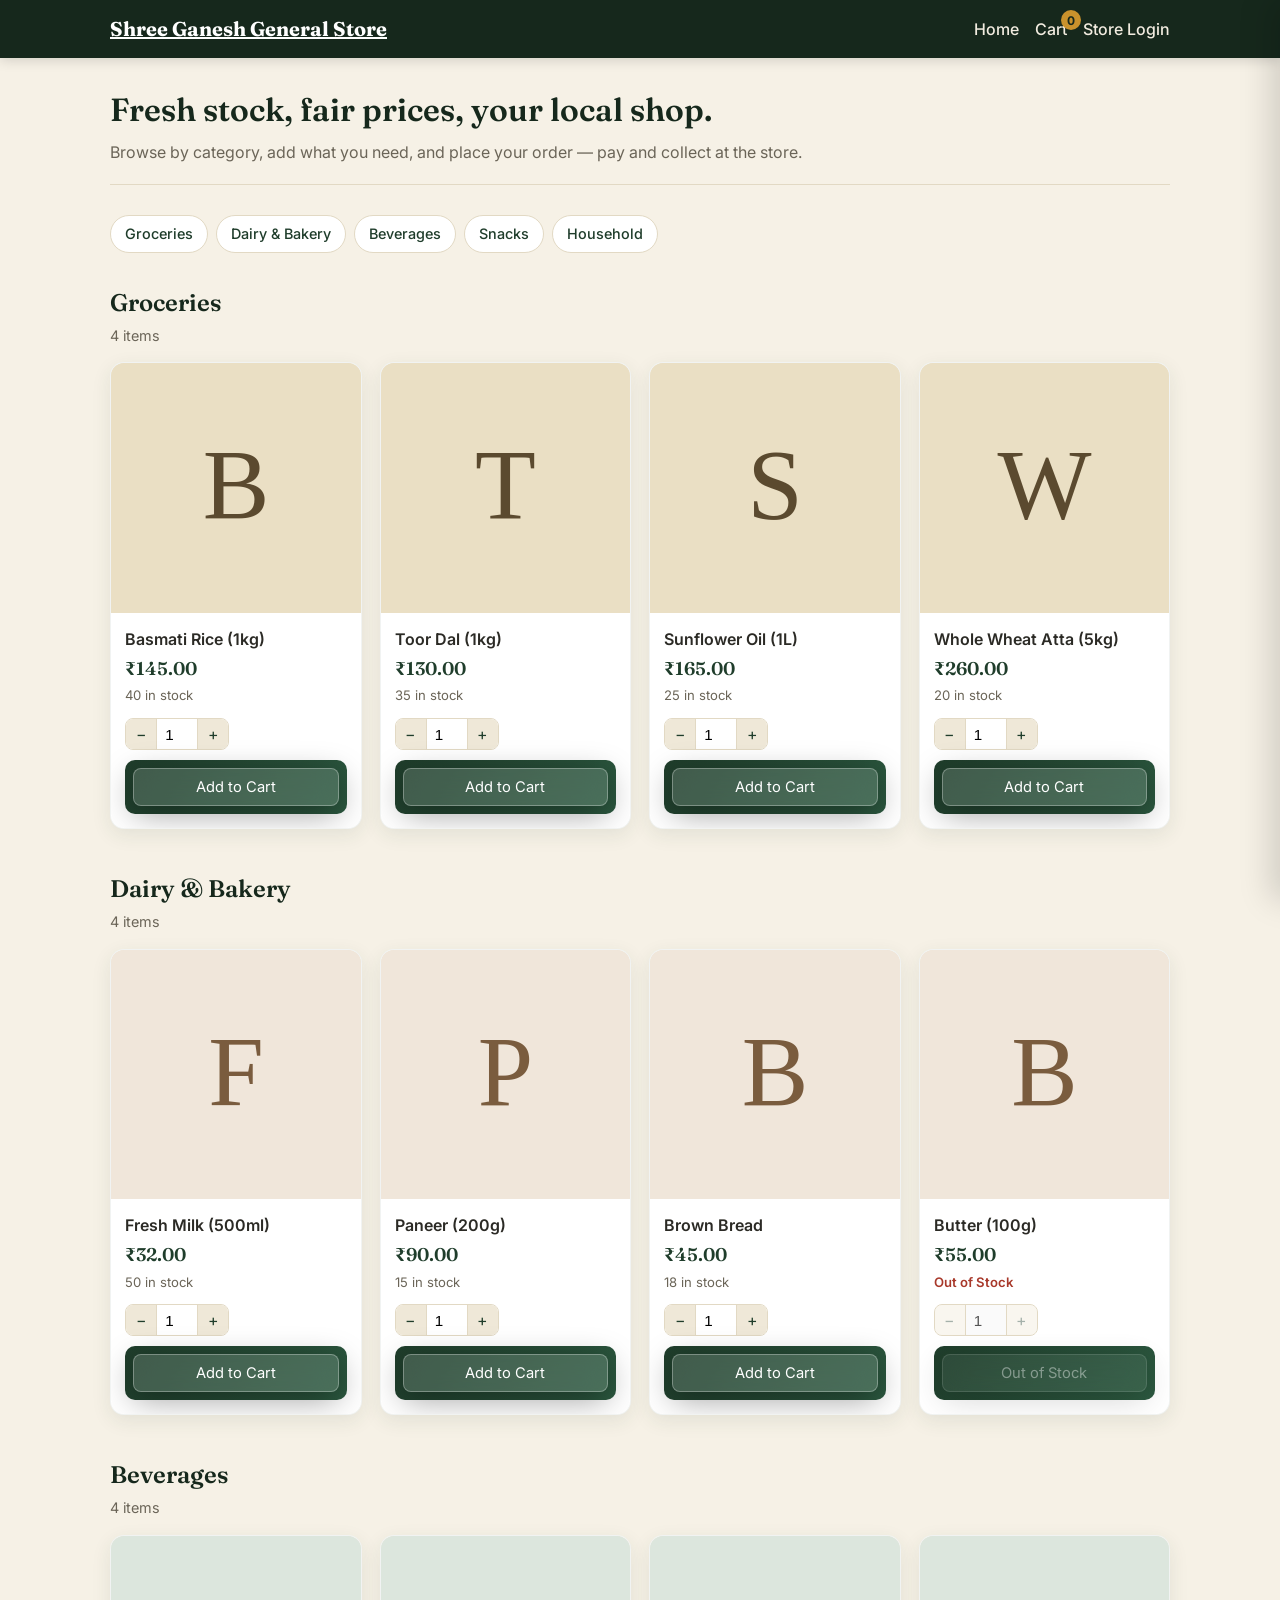
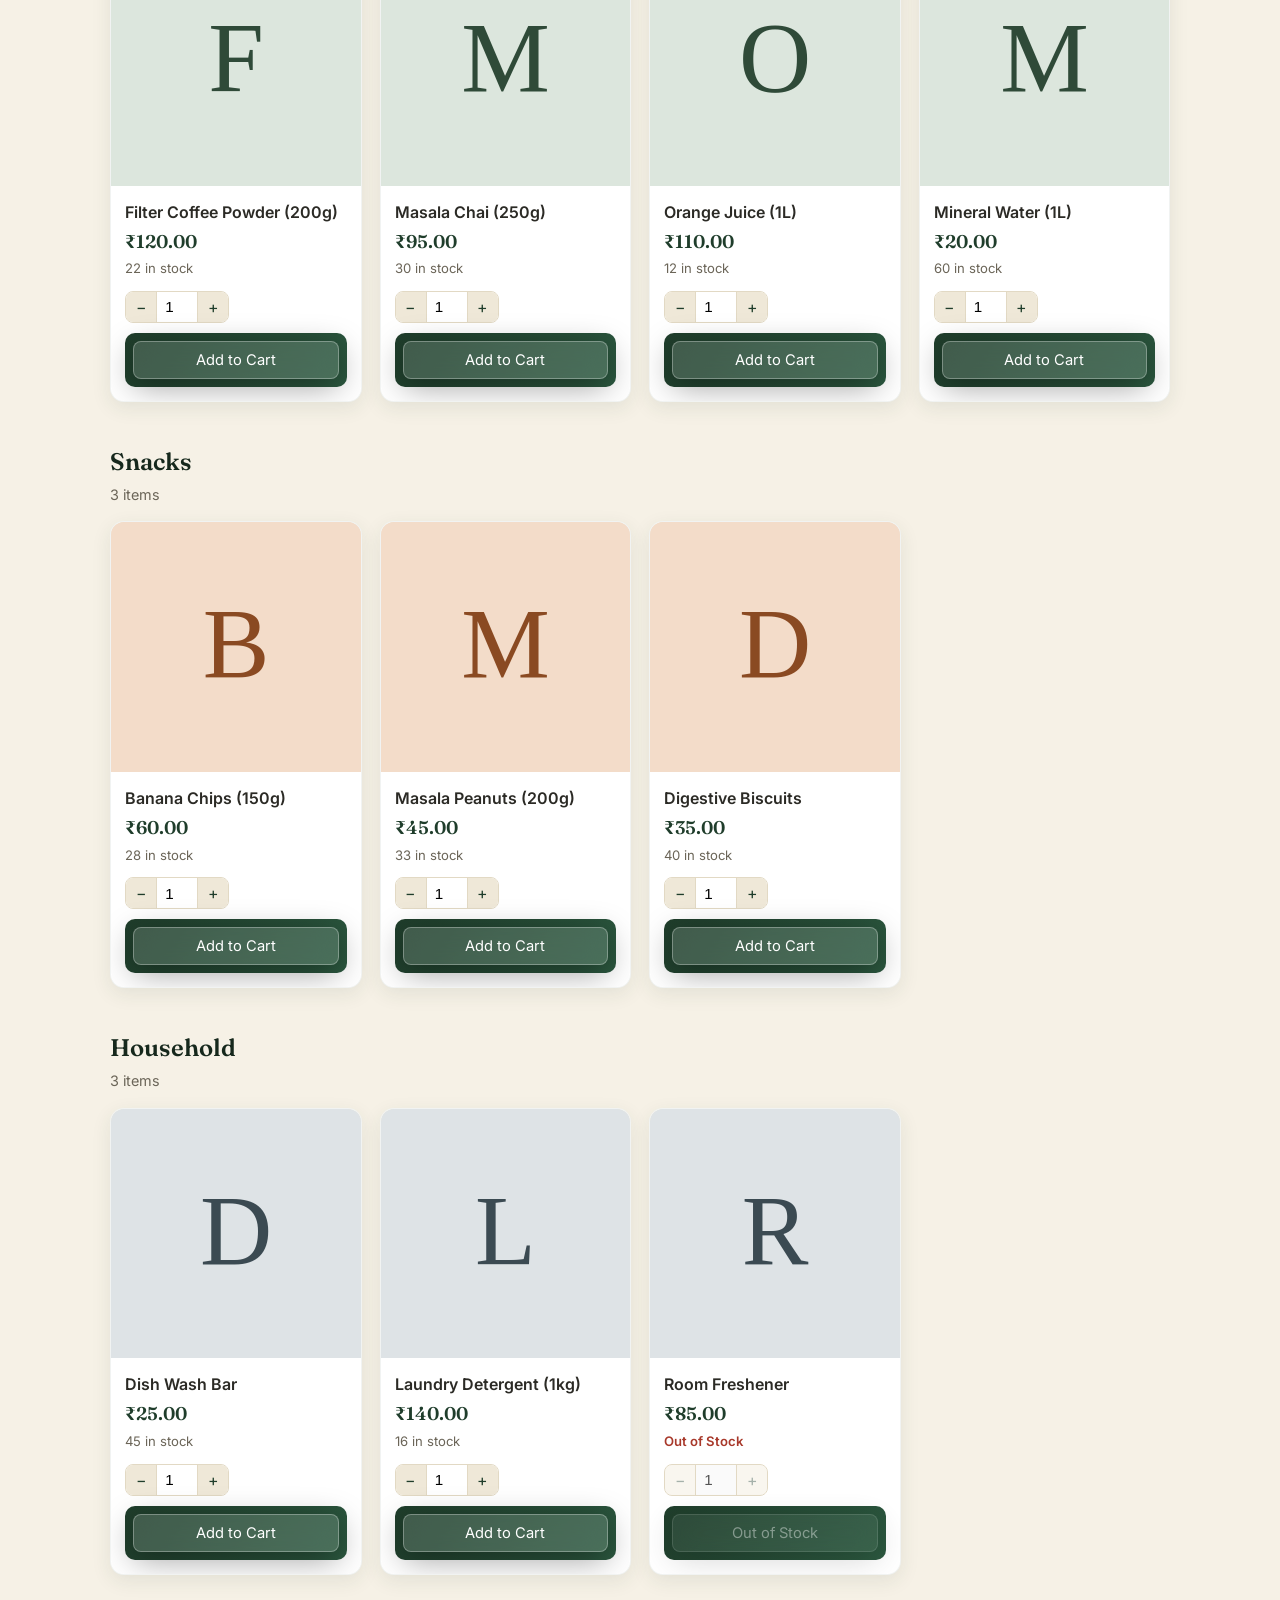
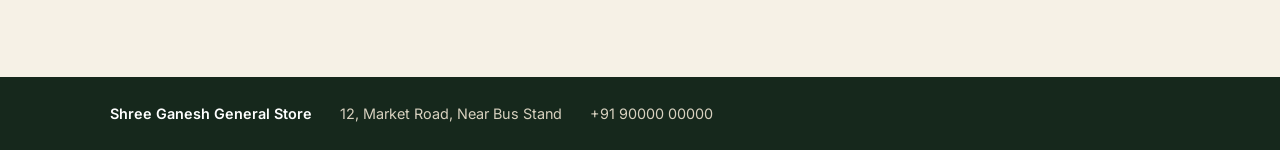
<file: index.html>
<!DOCTYPE html>
<html lang="en">
<head>
<meta charset="UTF-8" />
<meta name="viewport" content="width=device-width, initial-scale=1" />
<title>Shree Ganesh General Store</title>
<link rel="stylesheet" href="css/style.css" />
</head>
<body>

<nav class="topnav">
  <div class="topnav-inner">
    <a href="index.html" class="brand" id="brandName">Shree Ganesh General Store</a>
    <div class="nav-actions">
      <a href="index.html" class="nav-link">Home</a>
      <button class="nav-link cart-btn" id="openCartBtn" style="background:none;border:none;cursor:pointer;">
        Cart <span class="cart-count" id="cartCount">0</span>
      </button>
      <a href="admin.html" class="nav-link">Store Login</a>
    </div>
  </div>
</nav>

<main>
  <div class="page">
    <div class="hero">
      <h1>Fresh stock, fair prices, your local shop.</h1>
      <p>Browse by category, add what you need, and place your order — pay and collect at the store.</p>
    </div>

    <div class="category-jump" id="categoryJump"></div>

    <div id="catalog">
      <!-- category sections injected here -->
    </div>
  </div>
</main>

<footer>
  <div class="footer-inner">
    <div><strong id="footerStoreName">Shree Ganesh General Store</strong></div>
    <div id="footerAddress">12, Market Road, Near Bus Stand</div>
    <div id="footerContact">+91 90000 00000</div>
  </div>
</footer>

<!-- Cart drawer -->
<div class="overlay" id="overlay"></div>
<aside class="drawer" id="cartDrawer" aria-label="Shopping cart">
  <div class="drawer-header">
    <h3>Your Cart</h3>
    <button class="drawer-close" id="closeCartBtn" aria-label="Close cart">&times;</button>
  </div>
  <div class="drawer-body" id="cartBody">
    <!-- cart items injected here -->
  </div>
  <div class="drawer-footer" id="cartFooter">
    <div class="summary-row"><span>Total items</span><span id="cartItemCount">0</span></div>
    <div class="summary-row total"><span>Total cost</span><span id="cartTotal">₹0.00</span></div>
    <div class="glass-surface">
      <span style="color:#fff;font-size:0.85rem;">Ready to check out?</span>
      <button class="glass-btn" id="billBtn">Bill</button>
    </div>
  </div>
</aside>

<!-- Billing modal -->
<div class="modal" id="billModal">
  <div class="modal-backdrop" id="billBackdrop"></div>
  <div class="modal-card">
    <div class="modal-head">
      <h3>Review Your Bill</h3>
      <button class="drawer-close" id="closeBillBtn" aria-label="Close">&times;</button>
    </div>
    <div class="modal-body">
      <table class="bill-table">
        <thead>
          <tr><th>Item</th><th>Price</th><th>Qty</th><th>Total</th></tr>
        </thead>
        <tbody id="billTableBody"></tbody>
      </table>
      <div class="bill-totals">
        <div>Total items: <strong id="billItemCount">0</strong></div>
        <div class="grand">Total: <span id="billTotal">₹0.00</span></div>
      </div>
      <div class="bill-note">
        No online payment is collected here. Placing this order sends your order details to the store — please pay and collect in person.
      </div>
      <div class="glass-surface">
        <span style="color:#fff;font-size:0.85rem;">Confirm your order</span>
        <button class="glass-btn" id="orderBtn">Order</button>
      </div>
    </div>
  </div>
</div>

<!-- Order confirmation modal -->
<div class="modal" id="confirmModal">
  <div class="modal-backdrop" id="confirmBackdrop"></div>
  <div class="modal-card" style="max-width:420px;">
    <div class="modal-body" style="padding-top:28px;">
      <div class="confirm-icon">✅</div>
      <div class="confirm-text">Order <strong id="confirmOrderNumber"></strong> placed successfully.</div>
      <div class="confirm-sub">Please contact or visit the store for payment and collection.</div>
      <div class="glass-surface" style="justify-content:center;gap:14px;flex-wrap:wrap;">
        <a class="glass-btn small" id="whatsappLink" href="#" target="_blank" rel="noopener">Notify store on WhatsApp</a>
        <button class="glass-btn small" id="confirmCloseBtn">Continue shopping</button>
      </div>
    </div>
  </div>
</div>

<div class="toast" id="toast"></div>

<script src="js/data.js"></script>
<script src="js/store.js"></script>
</body>
</html>
</file>
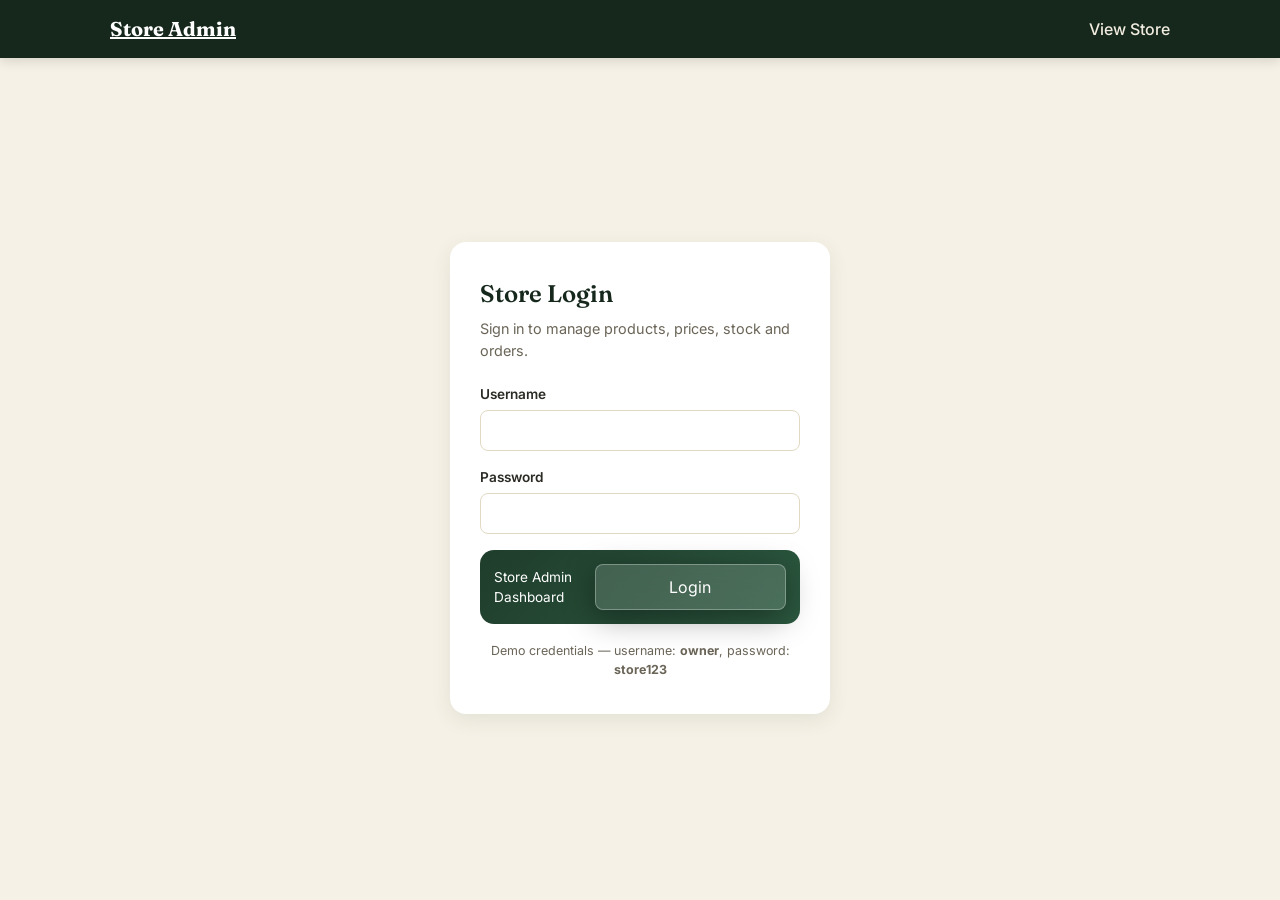
<file: admin.html>
<!DOCTYPE html>
<html lang="en">
<head>
<meta charset="UTF-8" />
<meta name="viewport" content="width=device-width, initial-scale=1" />
<title>Store Admin</title>
<link rel="stylesheet" href="css/style.css" />
</head>
<body>

<nav class="topnav">
  <div class="topnav-inner">
    <a href="index.html" class="brand">Store Admin</a>
    <div class="nav-actions">
      <a href="index.html" class="nav-link">View Store</a>
      <button class="glass-btn small" id="logoutBtn" style="display:none;">Logout</button>
    </div>
  </div>
</nav>

<main>
  <!-- Login screen -->
  <div class="login-wrap" id="loginScreen">
    <div class="login-card">
      <h2>Store Login</h2>
      <p>Sign in to manage products, prices, stock and orders.</p>
      <div class="form-error" id="loginError"></div>
      <form id="loginForm">
        <div class="field">
          <label for="loginUsername">Username</label>
          <input type="text" id="loginUsername" autocomplete="username" required />
        </div>
        <div class="field">
          <label for="loginPassword">Password</label>
          <input type="password" id="loginPassword" autocomplete="current-password" required />
        </div>
        <div class="glass-surface">
          <span style="color:#fff;font-size:0.85rem;">Store Admin Dashboard</span>
          <button class="glass-btn" type="submit">Login</button>
        </div>
      </form>
      <div class="login-hint">Demo credentials — username: <strong>owner</strong>, password: <strong>store123</strong></div>
    </div>
  </div>

  <!-- Dashboard -->
  <div class="dash-shell" id="dashScreen" style="display:none;">
    <nav class="dash-tabs">
      <button class="dash-tab active" data-tab="products">Products</button>
      <button class="dash-tab" data-tab="categories">Categories</button>
      <button class="dash-tab" data-tab="stock">Stock</button>
      <button class="dash-tab" data-tab="orders">Orders</button>
      <button class="dash-tab" data-tab="settings">Settings</button>
    </nav>

    <div class="dash-content">

      <!-- Products panel -->
      <section class="dash-panel active" id="panel-products">
        <div class="dash-topbar">
          <div>
            <h2>Products</h2>
            <p class="hint">Add new items, edit prices, or remove products from the store.</p>
          </div>
        </div>

        <div class="card-block">
          <h3>Add New Item</h3>
          <div class="form-error" id="addProductError"></div>
          <form id="addProductForm">
            <div class="field">
              <label for="newProdName">Item name</label>
              <input type="text" id="newProdName" required />
            </div>
            <div class="field">
              <label for="newProdCategory">Category</label>
              <select id="newProdCategory" required></select>
            </div>
            <div class="field">
              <label for="newProdPrice">Price (₹)</label>
              <input type="number" id="newProdPrice" min="0" step="0.01" required />
            </div>
            <div class="field">
              <label for="newProdStock">Stock quantity</label>
              <input type="number" id="newProdStock" min="0" step="1" required />
            </div>
            <div class="field">
              <label for="newProdImage">Product image (optional)</label>
              <input type="file" id="newProdImage" accept="image/*" />
            </div>
            <div class="field">
              <label for="newProdDesc">Description (optional)</label>
              <textarea id="newProdDesc"></textarea>
            </div>
            <div class="glass-surface">
              <span style="color:#fff;font-size:0.85rem;">Appears on the store once added</span>
              <button class="glass-btn" type="submit">Add Item</button>
            </div>
          </form>
        </div>

        <div class="section-title-row"><h3 style="margin:0;">All products</h3></div>
        <table class="data-table" id="productsTable">
          <thead>
            <tr>
              <th>Image</th><th>Name</th><th>Category</th><th>Price (₹)</th><th>Stock</th><th>Status</th><th>Actions</th>
            </tr>
          </thead>
          <tbody></tbody>
        </table>
      </section>

      <!-- Categories panel -->
      <section class="dash-panel" id="panel-categories">
        <h2>Categories</h2>
        <p class="hint">Organise products into categories customers can browse.</p>

        <div class="inline-form" id="addCategoryForm">
          <div class="field">
            <label for="newCatName">New category name</label>
            <input type="text" id="newCatName" />
          </div>
          <button class="glass-btn small" id="addCatBtn" type="button" style="background:rgba(31,61,43,0.85);">Add Category</button>
        </div>
        <div class="form-error" id="addCategoryError"></div>

        <table class="data-table" id="categoriesTable">
          <thead><tr><th>Category</th><th># Products</th><th>Actions</th></tr></thead>
          <tbody></tbody>
        </table>
      </section>

      <!-- Stock panel -->
      <section class="dash-panel" id="panel-stock">
        <h2>Stock Management</h2>
        <p class="hint">Add or remove stock, or set an exact quantity for any item.</p>
        <table class="data-table" id="stockTable">
          <thead><tr><th>Name</th><th>Current Stock</th><th>Adjust</th><th>Set Exact</th><th>Status</th></tr></thead>
          <tbody></tbody>
        </table>
      </section>

      <!-- Orders panel -->
      <section class="dash-panel" id="panel-orders">
        <h2>Orders</h2>
        <p class="hint">View incoming orders and mark them as processed once fulfilled.</p>
        <div id="ordersList"></div>
      </section>

      <!-- Settings panel -->
      <section class="dash-panel" id="panel-settings">
        <h2>Settings</h2>
        <p class="hint">These details appear in the store footer and on order notifications.</p>

        <div class="card-block">
          <h3>Store Details</h3>
          <div class="form-error" id="settingsError"></div>
          <form id="settingsForm">
            <div class="field">
              <label for="setStoreName">Store name</label>
              <input type="text" id="setStoreName" required />
            </div>
            <div class="field">
              <label for="setStoreAddress">Store address</label>
              <input type="text" id="setStoreAddress" required />
            </div>
            <div class="field">
              <label for="setContact">Contact number (shown to customers)</label>
              <input type="text" id="setContact" required />
            </div>
            <div class="field">
              <label for="setWhatsApp">Owner WhatsApp number (for order alerts, digits only with country code, e.g. 9198xxxxxxx)</label>
              <input type="text" id="setWhatsApp" />
            </div>
            <div class="glass-surface">
              <span style="color:#fff;font-size:0.85rem;">Visible to customers immediately</span>
              <button class="glass-btn" type="submit">Save Settings</button>
            </div>
          </form>
        </div>

        <div class="card-block">
          <h3>Change Password</h3>
          <div class="form-error" id="passwordError"></div>
          <form id="passwordForm">
            <div class="field">
              <label for="currentPass">Current password</label>
              <input type="password" id="currentPass" required />
            </div>
            <div class="field">
              <label for="newPass">New password</label>
              <input type="password" id="newPass" required />
            </div>
            <div class="glass-surface">
              <span style="color:#fff;font-size:0.85rem;">At least 6 characters</span>
              <button class="glass-btn" type="submit">Update Password</button>
            </div>
          </form>
        </div>
      </section>

    </div>
  </div>
</main>

<div class="toast" id="toast"></div>

<script src="js/data.js"></script>
<script src="js/admin.js"></script>
</body>
</html>
</file>
<file: css/style.css>
@import url("https://fonts.googleapis.com/css2?family=Fraunces:opsz,wght@9..144,400;9..144,600;9..144,700&family=Inter:wght@400;500;600;700&display=swap");

:root {
  --green-950: #16281c;
  --green-900: #1f3d2b;
  --green-700: #2c5940;
  --gold-600: #c9922c;
  --gold-500: #d9a63f;
  --paper: #f6f1e6;
  --paper-dim: #efe8d8;
  --ink: #2b2a25;
  --ink-muted: #6b6558;
  --line: #e2d9c4;
  --danger: #a8392b;
  --danger-bg: #f4e4e0;
  --radius-card: 14px;
  --shadow-card: 0 6px 20px rgba(31, 61, 43, 0.09);
  font-size: 16px;
}

* { box-sizing: border-box; }

html, body {
  margin: 0;
  padding: 0;
}

body {
  background: var(--paper);
  color: var(--ink);
  font-family: "Inter", -apple-system, BlinkMacSystemFont, sans-serif;
  line-height: 1.5;
  min-height: 100vh;
  display: flex;
  flex-direction: column;
}

h1, h2, h3, h4 {
  font-family: "Fraunces", Georgia, serif;
  font-weight: 600;
  margin: 0;
  color: var(--green-950);
}

a { color: inherit; }

button {
  font-family: inherit;
  font-size: inherit;
}

/* ------------------------------------------------------------ */
/* Glassmorphism buttons — base style requested in the spec       */
/* ------------------------------------------------------------ */

.glass-btn {
  background: rgba(255, 255, 255, 0.15);
  backdrop-filter: blur(12px);
  -webkit-backdrop-filter: blur(12px);
  border: 1px solid rgba(255, 255, 255, 0.3);
  border-radius: 8px;
  padding: 12px 24px;
  color: #ffffff;
  font-size: 16px;
  box-shadow: 0 8px 32px 0 rgba(0, 0, 0, 0.37);
  cursor: pointer;
  transition: all 0.3s ease;
}

.glass-btn:hover:not(:disabled) {
  background: rgba(255, 255, 255, 0.25);
  border-color: rgba(255, 255, 255, 0.5);
}

.glass-btn:disabled {
  opacity: 0.45;
  cursor: not-allowed;
}

.glass-btn.small {
  padding: 8px 16px;
  font-size: 14px;
  border-radius: 6px;
}

.glass-btn.danger {
  background: rgba(168, 57, 43, 0.35);
}
.glass-btn.danger:hover:not(:disabled) {
  background: rgba(168, 57, 43, 0.5);
}

/* Glass buttons need a colored/dark surface behind them to read     */
/* correctly — this utility supplies one wherever a button sits on  */
/* the plain paper background.                                       */
.glass-surface {
  background: linear-gradient(135deg, var(--green-900), var(--green-700));
  border-radius: var(--radius-card);
  padding: 14px;
  display: flex;
  align-items: center;
  justify-content: space-between;
  gap: 12px;
}

/* ------------------------------------------------------------ */
/* Top navigation                                                 */
/* ------------------------------------------------------------ */

.topnav {
  background: var(--green-950);
  color: #f2ece0;
  position: sticky;
  top: 0;
  z-index: 40;
  box-shadow: 0 2px 12px rgba(0, 0, 0, 0.15);
}

.topnav-inner {
  max-width: 1100px;
  margin: 0 auto;
  padding: 14px 20px;
  display: flex;
  align-items: center;
  justify-content: space-between;
  gap: 16px;
}

.brand {
  font-family: "Fraunces", serif;
  font-size: 1.25rem;
  font-weight: 700;
  color: #fff;
  white-space: nowrap;
  overflow: hidden;
  text-overflow: ellipsis;
}

.nav-actions {
  display: flex;
  align-items: center;
  gap: 10px;
}

.nav-link {
  text-decoration: none;
  color: #f2ece0;
  font-weight: 500;
}

.cart-btn {
  position: relative;
}

.cart-count {
  position: absolute;
  top: -8px;
  right: -8px;
  background: var(--gold-600);
  color: var(--green-950);
  font-weight: 700;
  font-size: 12px;
  min-width: 20px;
  height: 20px;
  border-radius: 999px;
  display: flex;
  align-items: center;
  justify-content: center;
  padding: 0 4px;
}

/* ------------------------------------------------------------ */
/* Layout / hero                                                  */
/* ------------------------------------------------------------ */

main {
  flex: 1;
  width: 100%;
}

.page {
  max-width: 1100px;
  margin: 0 auto;
  padding: 28px 20px 60px;
}

.hero {
  display: flex;
  flex-direction: column;
  gap: 6px;
  margin-bottom: 30px;
  padding-bottom: 20px;
  border-bottom: 1px solid var(--line);
}

.hero p {
  color: var(--ink-muted);
  margin: 0;
}

/* ------------------------------------------------------------ */
/* Category jump links                                            */
/* ------------------------------------------------------------ */

.category-jump {
  display: flex;
  flex-wrap: wrap;
  gap: 8px;
  margin-bottom: 32px;
}

.category-jump a {
  text-decoration: none;
  border: 1px solid var(--line);
  background: #fff;
  color: var(--green-900);
  padding: 7px 14px;
  border-radius: 999px;
  font-size: 0.9rem;
  font-weight: 500;
  transition: border-color 0.2s ease, background 0.2s ease;
}

.category-jump a:hover {
  border-color: var(--gold-600);
  background: var(--paper-dim);
}

/* ------------------------------------------------------------ */
/* Product grid                                                   */
/* ------------------------------------------------------------ */

.category-section {
  margin-bottom: 42px;
  scroll-margin-top: 90px;
}

.category-section h2 {
  font-size: 1.5rem;
  margin-bottom: 4px;
}

.category-count {
  color: var(--ink-muted);
  font-size: 0.9rem;
  margin-bottom: 16px;
  display: block;
}

.product-grid {
  display: grid;
  grid-template-columns: repeat(auto-fill, minmax(220px, 1fr));
  gap: 18px;
}

.product-card {
  background: #fff;
  border-radius: var(--radius-card);
  box-shadow: var(--shadow-card);
  overflow: hidden;
  display: flex;
  flex-direction: column;
  border: 1px solid rgba(31, 61, 43, 0.06);
}

.product-card img {
  width: 100%;
  aspect-ratio: 1 / 1;
  object-fit: cover;
  display: block;
  background: var(--paper-dim);
}

.product-body {
  padding: 14px 14px 0;
  display: flex;
  flex-direction: column;
  gap: 4px;
  flex: 1;
}

.product-name {
  font-weight: 600;
  font-size: 1rem;
  color: var(--ink);
}

.product-price {
  font-family: "Fraunces", serif;
  font-size: 1.15rem;
  color: var(--green-900);
  font-weight: 600;
}

.stock-line {
  font-size: 0.82rem;
  color: var(--ink-muted);
}

.stock-line.out {
  color: var(--danger);
  font-weight: 600;
}

.product-footer {
  margin: 14px;
  margin-top: 12px;
}

.qty-row {
  display: flex;
  align-items: center;
  gap: 10px;
  margin-bottom: 10px;
}

.qty-control {
  display: flex;
  align-items: center;
  border: 1px solid var(--line);
  border-radius: 8px;
  overflow: hidden;
}

.qty-control button {
  border: none;
  background: var(--paper-dim);
  width: 30px;
  height: 30px;
  font-size: 1rem;
  cursor: pointer;
  color: var(--green-900);
}

.qty-control button:disabled {
  opacity: 0.4;
  cursor: not-allowed;
}

.qty-control input {
  width: 42px;
  text-align: center;
  border: none;
  border-left: 1px solid var(--line);
  border-right: 1px solid var(--line);
  height: 30px;
  font-size: 0.95rem;
}

.add-cart-wrap {
  background: linear-gradient(135deg, var(--green-900), var(--green-700));
  border-radius: 10px;
  padding: 8px;
}

.add-cart-wrap .glass-btn {
  width: 100%;
  text-align: center;
  padding: 9px 12px;
  font-size: 0.92rem;
}

/* ------------------------------------------------------------ */
/* Cart drawer                                                    */
/* ------------------------------------------------------------ */

.overlay {
  position: fixed;
  inset: 0;
  background: rgba(22, 40, 28, 0.45);
  opacity: 0;
  pointer-events: none;
  transition: opacity 0.25s ease;
  z-index: 50;
}

.overlay.open {
  opacity: 1;
  pointer-events: auto;
}

.drawer {
  position: fixed;
  top: 0;
  right: 0;
  height: 100%;
  width: min(420px, 100%);
  background: var(--paper);
  box-shadow: -10px 0 30px rgba(0, 0, 0, 0.15);
  transform: translateX(100%);
  transition: transform 0.3s ease;
  z-index: 60;
  display: flex;
  flex-direction: column;
}

.drawer.open {
  transform: translateX(0);
}

.drawer-header {
  background: var(--green-950);
  color: #fff;
  padding: 18px 20px;
  display: flex;
  align-items: center;
  justify-content: space-between;
}

.drawer-header h3 {
  color: #fff;
}

.drawer-close {
  background: none;
  border: none;
  color: #fff;
  font-size: 1.4rem;
  cursor: pointer;
  line-height: 1;
}

.drawer-body {
  flex: 1;
  overflow-y: auto;
  padding: 16px 20px;
}

.cart-item {
  display: flex;
  gap: 12px;
  padding: 14px 0;
  border-bottom: 1px solid var(--line);
}

.cart-item img {
  width: 56px;
  height: 56px;
  border-radius: 8px;
  object-fit: cover;
  flex-shrink: 0;
}

.cart-item-info {
  flex: 1;
  display: flex;
  flex-direction: column;
  gap: 4px;
}

.cart-item-top {
  display: flex;
  justify-content: space-between;
  gap: 8px;
}

.cart-item-name {
  font-weight: 600;
}

.cart-item-remove {
  background: none;
  border: none;
  color: var(--danger);
  cursor: pointer;
  font-size: 0.82rem;
  text-decoration: underline;
  padding: 0;
}

.cart-item-bottom {
  display: flex;
  align-items: center;
  justify-content: space-between;
}

.cart-item-subtotal {
  font-weight: 600;
  color: var(--green-900);
}

.empty-note {
  color: var(--ink-muted);
  text-align: center;
  padding: 40px 10px;
}

.drawer-footer {
  border-top: 1px solid var(--line);
  padding: 16px 20px 20px;
  background: #fff;
}

.summary-row {
  display: flex;
  justify-content: space-between;
  font-size: 0.95rem;
  margin-bottom: 6px;
  color: var(--ink-muted);
}

.summary-row.total {
  font-size: 1.2rem;
  color: var(--green-950);
  font-weight: 700;
  font-family: "Fraunces", serif;
  margin: 10px 0 16px;
}

.drawer-footer .glass-surface {
  padding: 12px;
}

/* ------------------------------------------------------------ */
/* Billing modal                                                  */
/* ------------------------------------------------------------ */

.modal {
  position: fixed;
  inset: 0;
  z-index: 70;
  display: flex;
  align-items: center;
  justify-content: center;
  padding: 20px;
  opacity: 0;
  pointer-events: none;
  transition: opacity 0.2s ease;
}

.modal.open {
  opacity: 1;
  pointer-events: auto;
}

.modal-backdrop {
  position: absolute;
  inset: 0;
  background: rgba(22, 40, 28, 0.55);
}

.modal-card {
  position: relative;
  background: var(--paper);
  border-radius: 16px;
  max-width: 560px;
  width: 100%;
  max-height: 85vh;
  overflow-y: auto;
  box-shadow: 0 20px 60px rgba(0, 0, 0, 0.25);
}

.modal-head {
  background: var(--green-950);
  color: #fff;
  padding: 20px 24px;
  display: flex;
  justify-content: space-between;
  align-items: center;
  border-radius: 16px 16px 0 0;
}

.modal-head h3 { color: #fff; }

.modal-body {
  padding: 20px 24px 24px;
}

.bill-table {
  width: 100%;
  border-collapse: collapse;
  margin-bottom: 18px;
  font-size: 0.92rem;
}

.bill-table th, .bill-table td {
  text-align: left;
  padding: 8px 6px;
  border-bottom: 1px solid var(--line);
}

.bill-table th:not(:first-child), .bill-table td:not(:first-child) {
  text-align: right;
}

.bill-totals {
  display: flex;
  flex-direction: column;
  gap: 6px;
  align-items: flex-end;
  margin-bottom: 20px;
}

.bill-totals .grand {
  font-size: 1.3rem;
  font-weight: 700;
  font-family: "Fraunces", serif;
  color: var(--green-950);
}

.bill-note {
  background: var(--paper-dim);
  border: 1px dashed var(--gold-600);
  border-radius: 10px;
  padding: 12px 14px;
  font-size: 0.85rem;
  color: var(--ink-muted);
  margin-bottom: 20px;
}

.confirm-icon {
  font-size: 2.4rem;
  text-align: center;
  margin-bottom: 6px;
}

.confirm-text {
  text-align: center;
  font-size: 1.05rem;
  margin-bottom: 6px;
}

.confirm-sub {
  text-align: center;
  color: var(--ink-muted);
  font-size: 0.9rem;
  margin-bottom: 20px;
}

/* ------------------------------------------------------------ */
/* Toast                                                          */
/* ------------------------------------------------------------ */

.toast {
  position: fixed;
  bottom: 24px;
  left: 50%;
  transform: translateX(-50%) translateY(20px);
  background: var(--green-950);
  color: #fff;
  padding: 12px 20px;
  border-radius: 10px;
  font-size: 0.9rem;
  opacity: 0;
  pointer-events: none;
  transition: all 0.25s ease;
  z-index: 90;
  box-shadow: 0 8px 24px rgba(0, 0, 0, 0.25);
}

.toast.show {
  opacity: 1;
  transform: translateX(-50%) translateY(0);
}

.toast.error {
  background: var(--danger);
}

/* ------------------------------------------------------------ */
/* Footer                                                         */
/* ------------------------------------------------------------ */

footer {
  background: var(--green-950);
  color: #d8d1bf;
  margin-top: auto;
}

.footer-inner {
  max-width: 1100px;
  margin: 0 auto;
  padding: 26px 20px;
  display: flex;
  flex-wrap: wrap;
  gap: 8px 28px;
  font-size: 0.9rem;
}

.footer-inner strong {
  color: #fff;
  font-weight: 600;
}

/* ------------------------------------------------------------ */
/* Admin dashboard                                                */
/* ------------------------------------------------------------ */

.login-wrap {
  min-height: calc(100vh - 60px);
  display: flex;
  align-items: center;
  justify-content: center;
  padding: 20px;
}

.login-card {
  background: #fff;
  border-radius: 16px;
  box-shadow: var(--shadow-card);
  padding: 34px 30px;
  width: 100%;
  max-width: 380px;
}

.login-card h2 {
  margin-bottom: 6px;
}

.login-card p {
  color: var(--ink-muted);
  margin: 0 0 22px;
  font-size: 0.9rem;
}

.field {
  margin-bottom: 16px;
  display: flex;
  flex-direction: column;
  gap: 6px;
}

.field label {
  font-size: 0.85rem;
  font-weight: 600;
  color: var(--ink);
}

.field input,
.field select,
.field textarea {
  border: 1px solid var(--line);
  border-radius: 8px;
  padding: 10px 12px;
  font-size: 0.95rem;
  font-family: inherit;
  background: #fff;
}

.field textarea {
  resize: vertical;
  min-height: 60px;
}

.form-error {
  background: var(--danger-bg);
  color: var(--danger);
  padding: 10px 12px;
  border-radius: 8px;
  font-size: 0.85rem;
  margin-bottom: 14px;
  display: none;
}

.form-error.show { display: block; }

.login-card .glass-surface {
  margin-top: 6px;
}

.login-card .glass-btn {
  width: 100%;
  text-align: center;
}

.login-hint {
  margin-top: 18px;
  font-size: 0.78rem;
  color: var(--ink-muted);
  text-align: center;
}

/* Dashboard shell */

.dash-shell { display: flex; min-height: calc(100vh - 60px); }

.dash-tabs {
  width: 190px;
  flex-shrink: 0;
  background: #fff;
  border-right: 1px solid var(--line);
  padding: 20px 0;
}

.dash-tab {
  display: block;
  width: 100%;
  text-align: left;
  background: none;
  border: none;
  padding: 12px 20px;
  font-size: 0.92rem;
  font-weight: 500;
  color: var(--ink-muted);
  cursor: pointer;
  border-left: 3px solid transparent;
}

.dash-tab:hover { color: var(--ink); background: var(--paper-dim); }

.dash-tab.active {
  color: var(--green-900);
  border-left-color: var(--gold-600);
  background: var(--paper-dim);
  font-weight: 700;
}

.dash-content {
  flex: 1;
  padding: 26px 30px 60px;
  max-width: 900px;
}

.dash-panel { display: none; }
.dash-panel.active { display: block; }

.dash-panel h2 { margin-bottom: 4px; }
.dash-panel > p.hint {
  color: var(--ink-muted);
  margin: 0 0 20px;
  font-size: 0.9rem;
}

.data-table {
  width: 100%;
  border-collapse: collapse;
  background: #fff;
  border-radius: 12px;
  overflow: hidden;
  box-shadow: var(--shadow-card);
  font-size: 0.9rem;
}

.data-table th {
  background: var(--paper-dim);
  text-align: left;
  padding: 10px 12px;
  font-weight: 600;
  color: var(--green-950);
}

.data-table td {
  padding: 10px 12px;
  border-top: 1px solid var(--line);
  vertical-align: middle;
}

.data-table input[type="number"],
.data-table input[type="text"] {
  border: 1px solid var(--line);
  border-radius: 6px;
  padding: 5px 8px;
  width: 90px;
  font-size: 0.88rem;
}

.row-actions { display: flex; gap: 6px; flex-wrap: wrap; }

.pill {
  display: inline-block;
  padding: 3px 10px;
  border-radius: 999px;
  font-size: 0.78rem;
  font-weight: 600;
}
.pill.ok { background: #e0efe4; color: #276b3f; }
.pill.out { background: var(--danger-bg); color: var(--danger); }
.pill.new { background: #fdf0d5; color: #8a5a12; }
.pill.processed { background: #e0efe4; color: #276b3f; }

.card-block {
  background: #fff;
  border-radius: 14px;
  box-shadow: var(--shadow-card);
  padding: 22px;
  margin-bottom: 22px;
  max-width: 480px;
}

.card-block h3 { margin-bottom: 16px; font-size: 1.1rem; }

.inline-form {
  display: flex;
  gap: 10px;
  flex-wrap: wrap;
  align-items: flex-end;
  margin-bottom: 22px;
}

.inline-form .field { margin-bottom: 0; }

.dash-topbar {
  display: flex;
  justify-content: space-between;
  align-items: center;
  margin-bottom: 22px;
}

.dash-topbar .glass-surface {
  padding: 10px 14px;
}

.section-title-row {
  display: flex;
  justify-content: space-between;
  align-items: center;
  margin-bottom: 14px;
}

.order-card {
  background: #fff;
  border-radius: 12px;
  box-shadow: var(--shadow-card);
  padding: 16px 18px;
  margin-bottom: 14px;
}

.order-card-head {
  display: flex;
  justify-content: space-between;
  align-items: baseline;
  margin-bottom: 8px;
  flex-wrap: wrap;
  gap: 6px;
}

.order-card-head strong { font-family: "Fraunces", serif; font-size: 1.05rem; }

.order-meta { font-size: 0.8rem; color: var(--ink-muted); }

.order-items-list {
  font-size: 0.88rem;
  color: var(--ink);
  margin: 8px 0;
  padding-left: 18px;
}

.order-card-foot {
  display: flex;
  justify-content: space-between;
  align-items: center;
  margin-top: 10px;
}

/* ------------------------------------------------------------ */
/* Responsive                                                     */
/* ------------------------------------------------------------ */

@media (max-width: 720px) {
  .dash-shell { flex-direction: column; }
  .dash-tabs {
    width: 100%;
    display: flex;
    overflow-x: auto;
    padding: 10px 8px;
    border-right: none;
    border-bottom: 1px solid var(--line);
  }
  .dash-tab {
    border-left: none;
    border-bottom: 3px solid transparent;
    white-space: nowrap;
    padding: 10px 14px;
  }
  .dash-tab.active { border-left-color: transparent; border-bottom-color: var(--gold-600); }
  .dash-content { padding: 20px 16px 50px; }
  .brand { font-size: 1.05rem; }
}

@media (max-width: 480px) {
  .drawer { width: 100%; }
}
</file>
